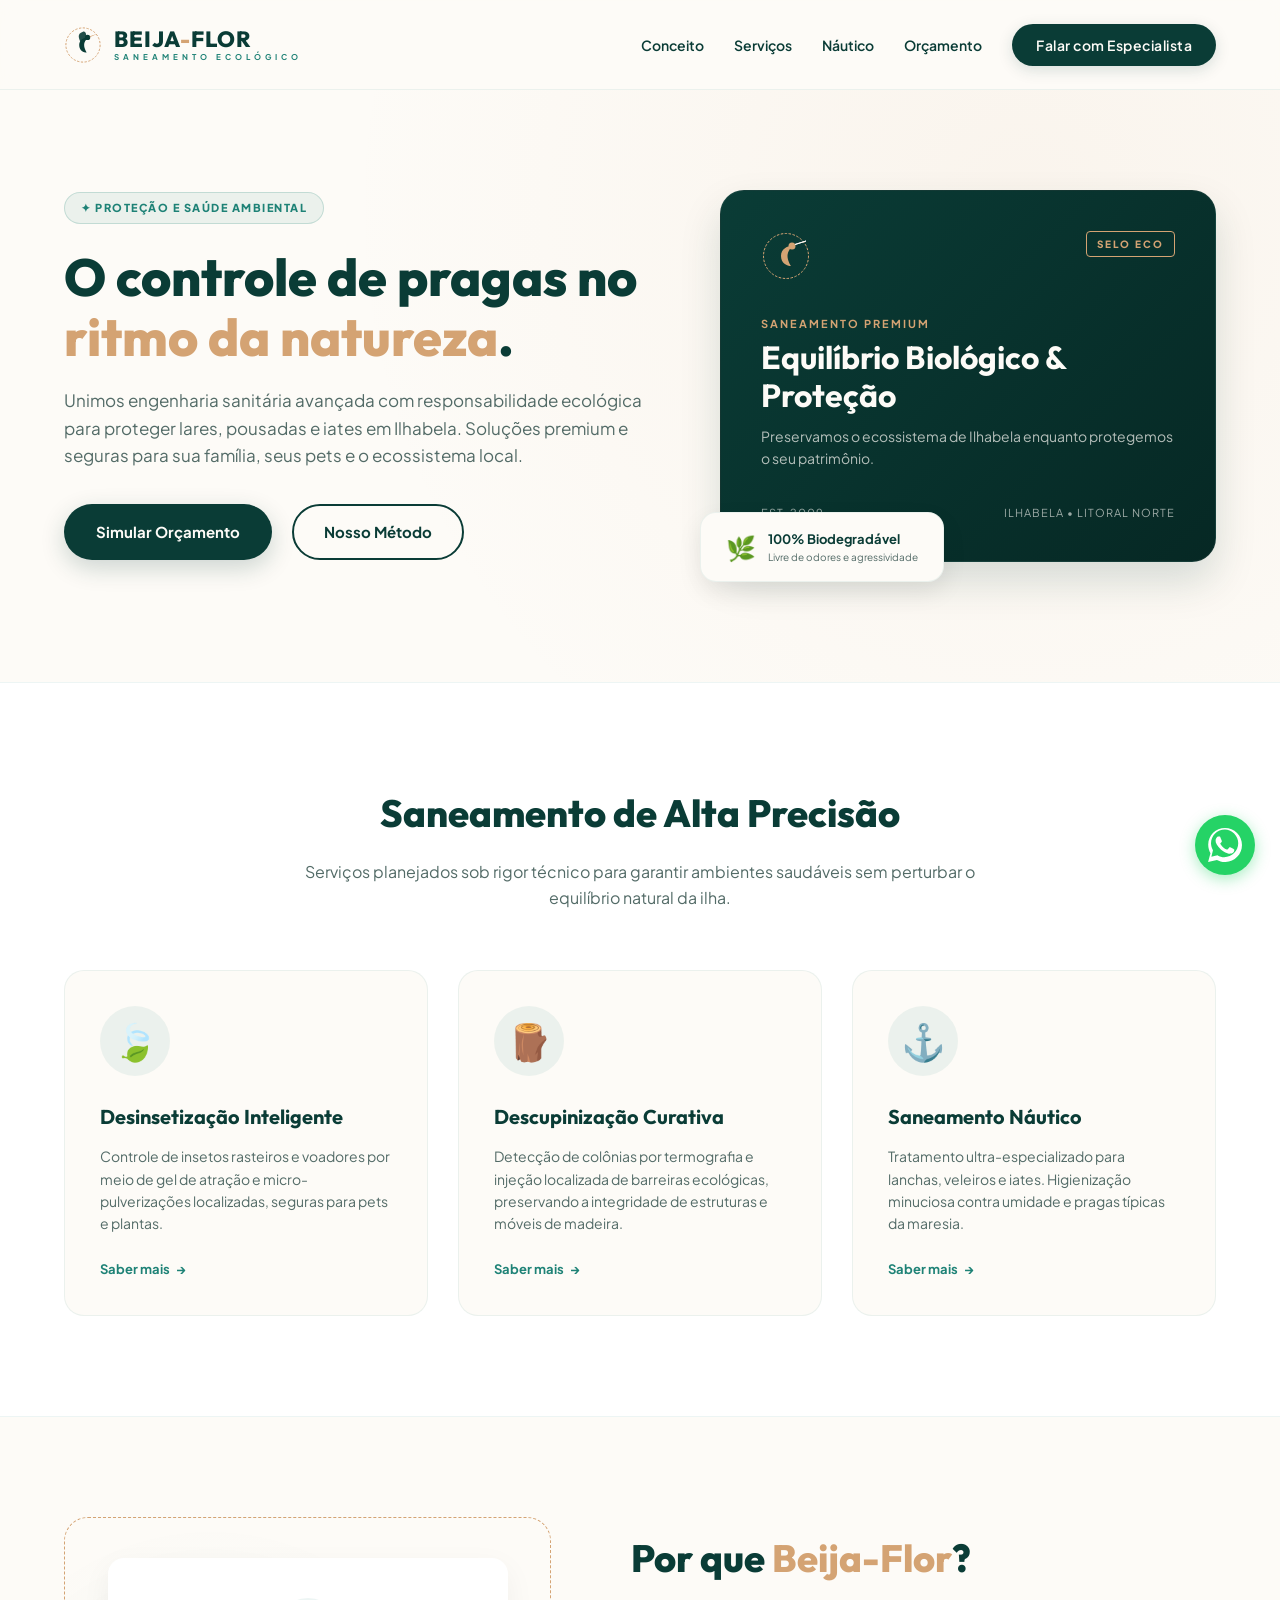
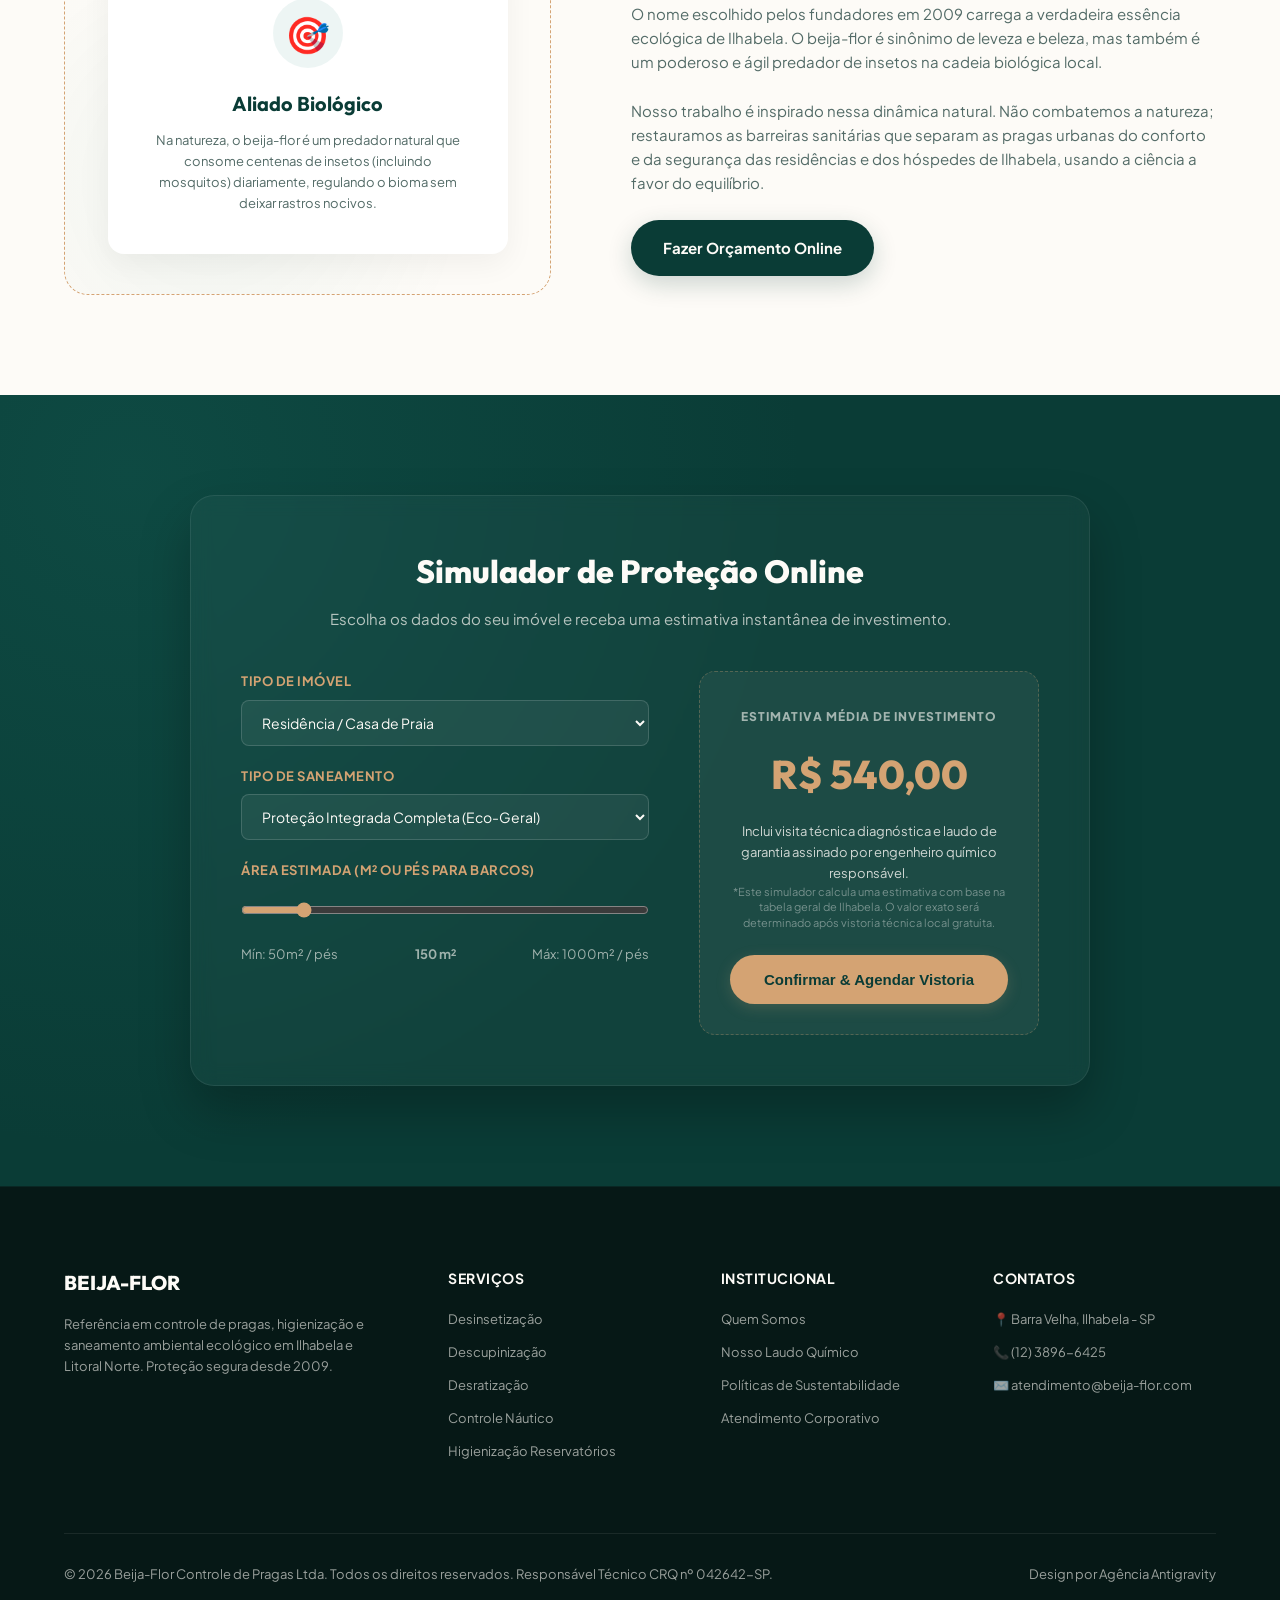
<file: components/website_preview.html>
<!DOCTYPE html>
<html lang="pt-BR">
<head>
  <meta charset="UTF-8">
  <meta name="viewport" content="width=device-width, initial-scale=1.0">
  <title>Beija-Flor Saneamento Ecológico | Ilhabela</title>
  
  <!-- Fonts -->
  <link rel="preconnect" href="https://fonts.googleapis.com">
  <link rel="preconnect" href="https://fonts.gstatic.com" crossorigin>
  <link href="https://fonts.googleapis.com/css2?family=Outfit:wght@400;600;700;800&family=Plus+Jakarta+Sans:wght@300;400;500;600;700&display=swap" rel="stylesheet">
  
  <style>
    /* Scope resetting */
    * {
      margin: 0;
      padding: 0;
      box-sizing: border-box;
    }
    
    :root {
      --primary: #0A3C36;
      --secondary: #D4A373;
      --accent: #1E8276;
      --cream: #FDFBF7;
      --terracotta: #E29578;
      
      --text: #1C2B29;
      --text-muted: #536B67;
      --card-bg: #FFFFFF;
      --card-border: rgba(30, 130, 118, 0.08);
      
      --font-title: 'Outfit', sans-serif;
      --font-body: 'Plus Jakarta Sans', sans-serif;
    }
    
    body {
      background-color: var(--cream);
      color: var(--text);
      font-family: var(--font-body);
      line-height: 1.6;
      overflow-x: hidden;
    }
    
    /* Navigation Bar */
    .navbar {
      height: 90px;
      display: flex;
      justify-content: space-between;
      align-items: center;
      padding: 0 5%;
      background-color: rgba(253, 251, 247, 0.9);
      backdrop-filter: blur(10px);
      position: sticky;
      top: 0;
      z-index: 1000;
      border-bottom: 1px solid var(--card-border);
    }
    
    .nav-logo {
      display: flex;
      align-items: center;
      gap: 12px;
      text-decoration: none;
    }
    
    .nav-logo-text {
      font-family: var(--font-title);
      font-weight: 800;
      font-size: 22px;
      letter-spacing: 1px;
      color: var(--primary);
      line-height: 1;
    }
    
    .nav-logo-text span {
      color: var(--secondary);
    }
    
    .nav-logo-text p {
      font-family: var(--font-body);
      font-size: 8px;
      font-weight: 700;
      letter-spacing: 4px;
      color: var(--accent);
      margin-top: 3px;
    }
    
    .nav-links {
      display: flex;
      align-items: center;
      gap: 30px;
      list-style: none;
    }
    
    .nav-links a {
      text-decoration: none;
      color: var(--primary);
      font-size: 14px;
      font-weight: 600;
      transition: color 0.3s;
    }
    
    .nav-links a:hover {
      color: var(--accent);
    }
    
    .btn-contact {
      background-color: var(--primary);
      color: var(--cream) !important;
      padding: 12px 24px;
      border-radius: 30px;
      font-size: 13px;
      font-weight: 700;
      letter-spacing: 0.5px;
      transition: all 0.3s;
      box-shadow: 0 4px 15px rgba(10, 60, 54, 0.15);
    }
    
    .btn-contact:hover {
      background-color: var(--accent);
      box-shadow: 0 4px 15px rgba(30, 130, 118, 0.3);
      transform: translateY(-2px);
    }
    
    /* Hero Section */
    .hero {
      padding: 100px 5% 120px 5%;
      display: grid;
      grid-template-columns: 1.2fr 1fr;
      align-items: center;
      gap: 60px;
      background: radial-gradient(circle at 80% 20%, rgba(212, 163, 115, 0.08) 0%, transparent 60%);
    }
    
    .hero-content {
      max-width: 650px;
    }
    
    .badge-eco {
      background-color: rgba(30, 130, 118, 0.08);
      color: var(--accent);
      border: 1px solid rgba(30, 130, 118, 0.2);
      font-size: 11px;
      font-weight: 800;
      letter-spacing: 1.5px;
      text-transform: uppercase;
      padding: 6px 16px;
      border-radius: 30px;
      display: inline-block;
      margin-bottom: 24px;
    }
    
    .hero h1 {
      font-family: var(--font-title);
      font-size: 52px;
      font-weight: 800;
      color: var(--primary);
      line-height: 1.15;
      margin-bottom: 20px;
    }
    
    .hero h1 span {
      color: var(--secondary);
    }
    
    .hero p {
      font-size: 17px;
      color: var(--text-muted);
      margin-bottom: 35px;
    }
    
    .hero-actions {
      display: flex;
      gap: 20px;
    }
    
    .btn-action-primary {
      background-color: var(--primary);
      color: var(--cream);
      padding: 16px 32px;
      border-radius: 30px;
      font-weight: 700;
      font-size: 15px;
      text-decoration: none;
      box-shadow: 0 8px 25px rgba(10, 60, 54, 0.2);
      transition: all 0.3s;
    }
    
    .btn-action-primary:hover {
      background-color: var(--accent);
      transform: translateY(-3px);
      box-shadow: 0 8px 25px rgba(30, 130, 118, 0.35);
    }
    
    .btn-action-secondary {
      background-color: transparent;
      color: var(--primary);
      border: 2px solid var(--primary);
      padding: 14px 30px;
      border-radius: 30px;
      font-weight: 700;
      font-size: 15px;
      text-decoration: none;
      transition: all 0.3s;
    }
    
    .btn-action-secondary:hover {
      background-color: var(--primary);
      color: var(--cream);
      transform: translateY(-3px);
    }
    
    /* Hero Image Graphic Mockup */
    .hero-image-container {
      position: relative;
    }
    
    .hero-main-card {
      background: linear-gradient(135deg, var(--primary) 0%, #062824 100%);
      border-radius: 24px;
      padding: 40px;
      color: var(--cream);
      box-shadow: 0 20px 40px rgba(10, 60, 54, 0.15);
      position: relative;
      overflow: hidden;
      aspect-ratio: 4/3;
      display: flex;
      flex-direction: column;
      justify-content: space-between;
      border: 1px solid rgba(255,255,255,0.05);
    }
    
    .hero-card-header {
      display: flex;
      justify-content: space-between;
      align-items: flex-start;
    }
    
    .hero-card-logo {
      width: 50px;
      height: 50px;
    }
    
    .hero-card-stamp {
      font-size: 10px;
      font-weight: 800;
      letter-spacing: 2px;
      color: var(--secondary);
      border: 1px solid var(--secondary);
      padding: 4px 10px;
      border-radius: 4px;
      text-transform: uppercase;
    }
    
    .hero-card-middle h3 {
      font-family: var(--font-title);
      font-size: 32px;
      font-weight: 700;
      line-height: 1.2;
      margin-bottom: 10px;
    }
    
    .hero-card-middle p {
      font-size: 14px;
      color: rgba(253, 251, 247, 0.7);
      margin-bottom: 0;
    }
    
    .hero-card-footer {
      display: flex;
      justify-content: space-between;
      font-size: 11px;
      letter-spacing: 1px;
      text-transform: uppercase;
      opacity: 0.6;
    }
    
    /* Floating Decorative Hummingbird */
    .floating-eco-badge {
      position: absolute;
      bottom: -20px;
      left: -20px;
      background-color: var(--cream);
      border: 1px solid var(--card-border);
      border-radius: 16px;
      padding: 15px 25px;
      display: flex;
      align-items: center;
      gap: 12px;
      box-shadow: 0 10px 25px rgba(0,0,0,0.08);
      z-index: 10;
    }
    
    .badge-icon {
      font-size: 24px;
    }
    
    .badge-info h5 {
      font-size: 13px;
      font-weight: 700;
      color: var(--primary);
    }
    
    .badge-info p {
      font-size: 10px;
      color: var(--text-muted);
      margin-bottom: 0;
    }
    
    /* Services Section */
    .services-section {
      padding: 100px 5%;
      background-color: #FFFFFF;
      border-top: 1px solid var(--card-border);
      border-bottom: 1px solid var(--card-border);
    }
    
    .section-header {
      text-align: center;
      max-width: 700px;
      margin: 0 auto 60px auto;
    }
    
    .section-header h2 {
      font-family: var(--font-title);
      font-size: 38px;
      font-weight: 800;
      color: var(--primary);
      margin-bottom: 15px;
    }
    
    .section-header p {
      color: var(--text-muted);
      font-size: 16px;
    }
    
    .services-grid {
      display: grid;
      grid-template-columns: repeat(auto-fit, minmax(280px, 1fr));
      gap: 30px;
    }
    
    .service-card {
      background-color: var(--cream);
      border: 1px solid var(--card-border);
      border-radius: 20px;
      padding: 35px;
      transition: all 0.3s cubic-bezier(0.16, 1, 0.3, 1);
      cursor: pointer;
    }
    
    .service-card:hover {
      transform: translateY(-8px);
      border-color: var(--secondary);
      box-shadow: 0 15px 30px rgba(10, 60, 54, 0.06);
      background-color: #FFFFFF;
    }
    
    .service-icon {
      font-size: 36px;
      margin-bottom: 25px;
      width: 70px;
      height: 70px;
      background-color: rgba(30, 130, 118, 0.08);
      border-radius: 50%;
      display: flex;
      align-items: center;
      justify-content: center;
      color: var(--accent);
    }
    
    .service-card h3 {
      font-family: var(--font-title);
      font-size: 20px;
      font-weight: 700;
      color: var(--primary);
      margin-bottom: 12px;
    }
    
    .service-card p {
      font-size: 14px;
      color: var(--text-muted);
      margin-bottom: 20px;
    }
    
    .service-link {
      font-size: 13px;
      font-weight: 700;
      color: var(--accent);
      text-decoration: none;
      display: inline-flex;
      align-items: center;
      gap: 6px;
    }
    
    .service-link::after {
      content: '→';
      transition: transform 0.2s;
    }
    
    .service-card:hover .service-link::after {
      transform: translateX(4px);
    }
    
    /* Concept Story Section (Por que Beija-Flor?) */
    .story-section {
      padding: 100px 5%;
      display: grid;
      grid-template-columns: 1fr 1.2fr;
      align-items: center;
      gap: 80px;
    }
    
    .story-graphics {
      background: radial-gradient(circle at 30% 70%, rgba(30, 130, 118, 0.06) 0%, transparent 60%);
      padding: 40px;
      border-radius: 24px;
      border: 1px dashed var(--secondary);
      display: flex;
      justify-content: center;
      align-items: center;
    }
    
    .story-graphic-content {
      text-align: center;
      padding: 40px;
      background-color: #FFFFFF;
      border-radius: 16px;
      box-shadow: 0 10px 30px rgba(0,0,0,0.05);
      max-width: 400px;
    }
    
    .story-graphic-content h4 {
      font-family: var(--font-title);
      font-size: 20px;
      color: var(--primary);
      margin-bottom: 10px;
    }
    
    .story-graphic-content p {
      font-size: 13px;
      color: var(--text-muted);
    }
    
    .story-content h2 {
      font-family: var(--font-title);
      font-size: 38px;
      font-weight: 800;
      color: var(--primary);
      margin-bottom: 20px;
      line-height: 1.2;
    }
    
    .story-content h2 span {
      color: var(--secondary);
    }
    
    .story-content p {
      font-size: 15px;
      color: var(--text-muted);
      margin-bottom: 25px;
    }
    
    /* Interactive Estimator Form */
    .estimator-section {
      padding: 100px 5%;
      background-color: var(--primary);
      color: var(--cream);
      background-image: radial-gradient(circle at 10% 10%, rgba(30,130,118,0.2) 0%, transparent 50%);
    }
    
    .estimator-container {
      max-width: 900px;
      margin: 0 auto;
      background-color: rgba(255,255,255,0.03);
      border: 1px solid rgba(255,255,255,0.08);
      backdrop-filter: blur(10px);
      border-radius: 24px;
      padding: 50px;
      box-shadow: 0 25px 50px rgba(0,0,0,0.25);
    }
    
    .estimator-header {
      text-align: center;
      margin-bottom: 40px;
    }
    
    .estimator-header h2 {
      font-family: var(--font-title);
      font-size: 32px;
      font-weight: 800;
      margin-bottom: 10px;
      color: var(--cream);
    }
    
    .estimator-header p {
      color: rgba(253, 251, 247, 0.7);
      font-size: 15px;
    }
    
    .estimator-grid {
      display: grid;
      grid-template-columns: 1.2fr 1fr;
      gap: 50px;
    }
    
    .form-group {
      margin-bottom: 20px;
    }
    
    .form-group label {
      display: block;
      font-size: 13px;
      font-weight: 700;
      letter-spacing: 0.5px;
      margin-bottom: 8px;
      color: var(--secondary);
      text-transform: uppercase;
    }
    
    .form-select, .form-range {
      width: 100%;
      background-color: rgba(255,255,255,0.06);
      border: 1px solid rgba(255,255,255,0.15);
      border-radius: 8px;
      padding: 12px 16px;
      color: var(--cream);
      outline: none;
      font-family: var(--font-body);
      font-size: 14px;
      transition: all 0.3s;
    }
    
    .form-select:focus {
      border-color: var(--secondary);
      background-color: rgba(255,255,255,0.1);
    }
    
    .range-value-label {
      display: flex;
      justify-content: space-between;
      font-size: 13px;
      color: rgba(253, 251, 247, 0.6);
      margin-top: 6px;
    }
    
    /* Result card */
    .result-card {
      background-color: rgba(253, 251, 247, 0.05);
      border: 1px dashed rgba(212, 163, 115, 0.3);
      border-radius: 16px;
      padding: 30px;
      display: flex;
      flex-direction: column;
      justify-content: space-between;
      text-align: center;
    }
    
    .result-price-label {
      font-size: 12px;
      font-weight: 800;
      text-transform: uppercase;
      letter-spacing: 1px;
      color: rgba(253, 251, 247, 0.6);
    }
    
    .result-price-value {
      font-family: var(--font-title);
      font-size: 40px;
      font-weight: 800;
      color: var(--secondary);
      margin: 15px 0;
    }
    
    .result-disclaimer {
      font-size: 11px;
      color: rgba(253, 251, 247, 0.4);
      line-height: 1.4;
      margin-bottom: 25px;
    }
    
    .btn-submit-budget {
      background-color: var(--secondary);
      color: var(--primary);
      border: none;
      padding: 16px;
      border-radius: 30px;
      font-weight: 800;
      font-size: 15px;
      cursor: pointer;
      transition: all 0.3s;
      width: 100%;
      box-shadow: 0 4px 15px rgba(212, 163, 115, 0.2);
    }
    
    .btn-submit-budget:hover {
      background-color: #E5B485;
      transform: translateY(-2px);
      box-shadow: 0 8px 25px rgba(212, 163, 115, 0.35);
    }
    
    /* Footer */
    .footer {
      background-color: #061816;
      color: rgba(253, 251, 247, 0.6);
      padding: 80px 5% 40px 5%;
      border-top: 1px solid rgba(30, 130, 118, 0.15);
      font-size: 13px;
    }
    
    .footer-grid {
      display: grid;
      grid-template-columns: 1.5fr repeat(3, 1fr);
      gap: 50px;
      margin-bottom: 60px;
    }
    
    .footer-brand h4 {
      font-family: var(--font-title);
      font-size: 20px;
      font-weight: 800;
      color: var(--cream);
      margin-bottom: 15px;
    }
    
    .footer-brand p {
      max-width: 320px;
      line-height: 1.6;
    }
    
    .footer-col h5 {
      color: var(--cream);
      font-size: 14px;
      font-weight: 700;
      margin-bottom: 20px;
      text-transform: uppercase;
      letter-spacing: 0.5px;
    }
    
    .footer-col ul {
      list-style: none;
    }
    
    .footer-col li {
      margin-bottom: 12px;
    }
    
    .footer-col a {
      color: rgba(253, 251, 247, 0.6);
      text-decoration: none;
      transition: color 0.2s;
    }
    
    .footer-col a:hover {
      color: var(--secondary);
    }
    
    .footer-bottom {
      border-top: 1px solid rgba(253, 251, 247, 0.08);
      padding-top: 30px;
      display: flex;
      justify-content: space-between;
      align-items: center;
      flex-wrap: wrap;
      gap: 20px;
    }
    
    /* WhatsApp Floating Button */
    .whatsapp-btn {
      position: fixed;
      bottom: 25px;
      right: 25px;
      background-color: #25D366;
      width: 60px;
      height: 60px;
      border-radius: 50%;
      display: flex;
      align-items: center;
      justify-content: center;
      box-shadow: 0 4px 15px rgba(37, 211, 102, 0.4);
      z-index: 9999;
      cursor: pointer;
      transition: transform 0.3s;
    }
    
    .whatsapp-btn:hover {
      transform: scale(1.1);
    }
    
    /* Responsive overrides inside iframe */
    @media (max-width: 850px) {
      .hero {
        grid-template-columns: 1fr;
        padding-top: 50px;
        padding-bottom: 60px;
      }
      .story-section {
        grid-template-columns: 1fr;
        gap: 40px;
      }
      .estimator-grid {
        grid-template-columns: 1fr;
        gap: 30px;
      }
      .footer-grid {
        grid-template-columns: 1fr 1fr;
      }
    }
    
    @media (max-width: 500px) {
      .navbar {
        padding: 0 15px;
      }
      .nav-links {
        display: none;
      }
      .footer-grid {
        grid-template-columns: 1fr;
      }
      .hero h1 {
        font-size: 36px;
      }
    }
  </style>
</head>
<body>
  
  <!-- Navigation Header -->
  <header class="navbar">
    <a href="#" class="nav-logo">
      <svg viewBox="0 0 100 100" width="38" height="38">
        <circle cx="50" cy="50" r="45" fill="none" stroke="#D4A373" stroke-width="2.5" stroke-dasharray="6 4" />
        <path d="M 40,50 C 40,65 52,70 60,70 C 60,70 53,60 53,50 C 53,40 62,30 62,30 C 52,30 40,36 40,50 Z" fill="#0A3C36" />
        <circle cx="62" cy="30" r="7" fill="#0A3C36" />
        <path d="M 68,27 L 90,20 C 90,20 78,25 68,30 Z" fill="#D4A373" />
        <path d="M 45,45 C 40,35 32,20 50,15 C 57,12 60,23 58,33 C 56,43 49,47 45,45 Z" fill="#0A3C36" opacity="0.9" />
      </svg>
      <div class="nav-logo-text">
        BEIJA<span>-</span>FLOR
        <p>SANEAMENTO ECOLÓGICO</p>
      </div>
    </a>
    <ul class="nav-links">
      <li><a href="#sobre">Conceito</a></li>
      <li><a href="#servicos">Serviços</a></li>
      <li><a href="#embarcacoes">Náutico</a></li>
      <li><a href="#simulador">Orçamento</a></li>
      <li><a href="#contato" class="btn-contact">Falar com Especialista</a></li>
    </ul>
  </header>
  
  <!-- HERO SECTION -->
  <section class="hero">
    <div class="hero-content">
      <span class="badge-eco">✦ Proteção e Saúde Ambiental</span>
      <h1>O controle de pragas no <span>ritmo da natureza</span>.</h1>
      <p>Unimos engenharia sanitária avançada com responsabilidade ecológica para proteger lares, pousadas e iates em Ilhabela. Soluções premium e seguras para sua família, seus pets e o ecossistema local.</p>
      <div class="hero-actions">
        <a href="#simulador" class="btn-action-primary">Simular Orçamento</a>
        <a href="#sobre" class="btn-action-secondary">Nosso Método</a>
      </div>
    </div>
    
    <div class="hero-image-container">
      <div class="hero-main-card">
        <div class="hero-card-header">
          <svg viewBox="0 0 100 100" class="hero-card-logo" fill="none">
            <circle cx="50" cy="50" r="45" stroke="#D4A373" stroke-width="2" stroke-dasharray="5 3"/>
            <path d="M 40,50 C 40,65 52,70 60,70 C 60,70 53,60 53,50 C 53,40 62,30 62,30 C 52,30 40,36 40,50 Z" fill="#D4A373"/>
            <circle cx="62" cy="30" r="7" fill="#D4A373"/>
            <path d="M 68,27 L 90,20 Z" stroke="#FDFBF7" stroke-width="2"/>
          </svg>
          <span class="hero-card-stamp">Selo Eco</span>
        </div>
        <div class="hero-card-middle">
          <p style="color: var(--secondary); font-size: 11px; font-weight: 700; letter-spacing: 2px; text-transform: uppercase; margin-bottom: 5px;">Saneamento Premium</p>
          <h3>Equilíbrio Biológico & Proteção</h3>
          <p>Preservamos o ecossistema de Ilhabela enquanto protegemos o seu patrimônio.</p>
        </div>
        <div class="hero-card-footer">
          <span>Est. 2009</span>
          <span>Ilhabela &bull; Litoral Norte</span>
        </div>
      </div>
      
      <div class="floating-eco-badge">
        <span class="badge-icon">🌿</span>
        <div class="badge-info">
          <h5>100% Biodegradável</h5>
          <p>Livre de odores e agressividade</p>
        </div>
      </div>
    </div>
  </section>
  
  <!-- CORE SERVICES SECTION -->
  <section class="services-section" id="servicos">
    <div class="section-header">
      <h2>Saneamento de Alta Precisão</h2>
      <p>Serviços planejados sob rigor técnico para garantir ambientes saudáveis sem perturbar o equilíbrio natural da ilha.</p>
    </div>
    
    <div class="services-grid">
      <!-- Desinsetização -->
      <div class="service-card">
        <div class="service-icon">🍃</div>
        <h3>Desinsetização Inteligente</h3>
        <p>Controle de insetos rasteiros e voadores por meio de gel de atração e micro-pulverizações localizadas, seguras para pets e plantas.</p>
        <a href="#contato" class="service-link">Saber mais</a>
      </div>
      
      <!-- Descupinização -->
      <div class="service-card">
        <div class="service-icon">🪵</div>
        <h3>Descupinização Curativa</h3>
        <p>Detecção de colônias por termografia e injeção localizada de barreiras ecológicas, preservando a integridade de estruturas e móveis de madeira.</p>
        <a href="#contato" class="service-link">Saber mais</a>
      </div>
      
      <!-- Controle Náutico -->
      <div class="service-card" id="embarcacoes">
        <div class="service-icon">⚓</div>
        <h3>Saneamento Náutico</h3>
        <p>Tratamento ultra-especializado para lanchas, veleiros e iates. Higienização minuciosa contra umidade e pragas típicas da maresia.</p>
        <a href="#contato" class="service-link">Saber mais</a>
      </div>
    </div>
  </section>
  
  <!-- STORY/CONCEPT SECTION -->
  <section class="story-section" id="sobre">
    <div class="story-graphics">
      <div class="story-graphic-content">
        <div class="service-icon" style="margin: 0 auto 20px auto;">🎯</div>
        <h4>Aliado Biológico</h4>
        <p>Na natureza, o beija-flor é um predador natural que consome centenas de insetos (incluindo mosquitos) diariamente, regulando o bioma sem deixar rastros nocivos.</p>
      </div>
    </div>
    
    <div class="story-content">
      <h2>Por que <span>Beija-Flor</span>?</h2>
      <p>O nome escolhido pelos fundadores em 2009 carrega a verdadeira essência ecológica de Ilhabela. O beija-flor é sinônimo de leveza e beleza, mas também é um poderoso e ágil predador de insetos na cadeia biológica local.</p>
      <p>Nosso trabalho é inspirado nessa dinâmica natural. Não combatemos a natureza; restauramos as barreiras sanitárias que separam as pragas urbanas do conforto e da segurança das residências e dos hóspedes de Ilhabela, usando a ciência a favor do equilíbrio.</p>
      <a href="#simulador" class="btn-action-primary" style="display: inline-block;">Fazer Orçamento Online</a>
    </div>
  </section>
  
  <!-- INTERACTIVE BUDGET ESTIMATOR -->
  <section class="estimator-section" id="simulador">
    <div class="estimator-container">
      <div class="estimator-header">
        <h2>Simulador de Proteção Online</h2>
        <p>Escolha os dados do seu imóvel e receba uma estimativa instantânea de investimento.</p>
      </div>
      
      <div class="estimator-grid">
        <!-- Form inputs -->
        <div class="estimator-form">
          <div class="form-group">
            <label for="property-type">Tipo de Imóvel</label>
            <select id="property-type" class="form-select">
              <option value="casa">Residência / Casa de Praia</option>
              <option value="hotel">Pousada / Hotel de Charme</option>
              <option value="barco">Embarcação (Náutico)</option>
            </select>
          </div>
          
          <div class="form-group">
            <label for="service-type">Tipo de Saneamento</label>
            <select id="service-type" class="form-select">
              <option value="completo">Proteção Integrada Completa (Eco-Geral)</option>
              <option value="inseto">Apenas Desinsetização Local</option>
              <option value="cupim">Tratamento de Cupins em Madeiras</option>
            </select>
          </div>
          
          <div class="form-group">
            <label for="property-size">Área Estimada (m² ou pés para barcos)</label>
            <input type="range" id="property-size" class="form-range" min="50" max="1000" step="50" value="150" style="accent-color: var(--secondary);">
            <div class="range-value-label">
              <span>Mín: 50m² / pés</span>
              <strong id="range-value-display">150 m²</strong>
              <span>Máx: 1000m² / pés</span>
            </div>
          </div>
        </div>
        
        <!-- Results display -->
        <div class="result-card">
          <div>
            <span class="result-price-label">Estimativa Média de Investimento</span>
            <div class="result-price-value" id="result-price">R$ 540,00</div>
            <p style="font-size: 13px; opacity: 0.8;">Inclui visita técnica diagnóstica e laudo de garantia assinado por engenheiro químico responsável.</p>
          </div>
          <div>
            <p class="result-disclaimer">*Este simulador calcula uma estimativa com base na tabela geral de Ilhabela. O valor exato será determinado após vistoria técnica local gratuita.</p>
            <button class="btn-submit-budget" id="btn-request-contact">Confirmar & Agendar Vistoria</button>
          </div>
        </div>
      </div>
    </div>
  </section>
  
  <!-- FOOTER -->
  <footer class="footer">
    <div class="footer-grid">
      <div class="footer-brand">
        <h4>BEIJA-FLOR</h4>
        <p>Referência em controle de pragas, higienização e saneamento ambiental ecológico em Ilhabela e Litoral Norte. Proteção segura desde 2009.</p>
      </div>
      <div class="footer-col">
        <h5>Serviços</h5>
        <ul>
          <li><a href="#">Desinsetização</a></li>
          <li><a href="#">Descupinização</a></li>
          <li><a href="#">Desratização</a></li>
          <li><a href="#">Controle Náutico</a></li>
          <li><a href="#">Higienização Reservatórios</a></li>
        </ul>
      </div>
      <div class="footer-col">
        <h5>Institucional</h5>
        <ul>
          <li><a href="#sobre">Quem Somos</a></li>
          <li><a href="#">Nosso Laudo Químico</a></li>
          <li><a href="#">Políticas de Sustentabilidade</a></li>
          <li><a href="#">Atendimento Corporativo</a></li>
        </ul>
      </div>
      <div class="footer-col">
        <h5>Contatos</h5>
        <ul>
          <li>📍 Barra Velha, Ilhabela - SP</li>
          <li>📞 (12) 3896-6425</li>
          <li>✉️ atendimento@beija-flor.com</li>
        </ul>
      </div>
    </div>
    
    <div class="footer-bottom">
      <p>&copy; 2026 Beija-Flor Controle de Pragas Ltda. Todos os direitos reservados. Responsável Técnico CRQ nº 042642-SP.</p>
      <p>Design por Agência Antigravity</p>
    </div>
  </footer>
  
  <!-- WhatsApp Floating Button -->
  <div class="whatsapp-btn" onclick="alert('Conectando ao WhatsApp do atendimento da Beija-Flor Ilhabela...')">
    <svg viewBox="0 0 24 24" width="34" height="34" fill="#FFF">
      <path d="M.057 24l1.687-6.163c-1.041-1.804-1.588-3.849-1.587-5.946C.06 5.348 5.397.01 12.008.01c3.202.001 6.212 1.246 8.477 3.514 2.266 2.268 3.507 5.28 3.505 8.484-.004 6.657-5.34 11.997-11.953 11.997-2.005-.001-3.973-.502-5.724-1.455L0 24zm6.59-4.846c1.6.95 3.188 1.449 4.825 1.451 5.436 0 9.86-4.37 9.864-9.799.002-2.63-1.023-5.101-2.885-6.97C16.528 2.03 14.05 1.002 11.993 1.002 6.561 1.002 2.137 5.372 2.133 10.8c-.001 1.73.476 3.41 1.381 4.885L2.38 20.283l4.267-1.129zM17.9 14.65c-.326-.162-1.927-.945-2.224-1.053-.297-.108-.513-.162-.73.162-.216.324-.838 1.053-1.027 1.269-.19.215-.38.243-.706.081-.326-.162-1.374-.503-2.617-1.604-.967-.859-1.62-1.92-1.81-2.244-.19-.324-.02-.499.143-.66.147-.147.327-.378.49-.567.163-.189.216-.324.325-.54.109-.216.054-.405-.028-.567-.08-.162-.73-1.75-.999-2.404-.263-.628-.53-.54-.73-.55-.189-.01-.406-.01-.622-.01-.216 0-.568.08-.866.405-.298.324-1.137 1.107-1.137 2.7 0 1.593 1.163 3.13 1.325 3.346.163.216 2.29 3.479 5.548 4.869.775.33 1.38.528 1.85.676.78.246 1.49.211 2.05.127.625-.094 1.927-.783 2.2-1.5.27-.715.27-1.327.19-1.458-.08-.132-.297-.213-.623-.375z"/>
    </svg>
  </div>

  <script>
    // Estimate Budget live calculation logic
    const propertyType = document.getElementById("property-type");
    const serviceType = document.getElementById("service-type");
    const propertySize = document.getElementById("property-size");
    const sizeDisplay = document.getElementById("range-value-display");
    const priceDisplay = document.getElementById("result-price");
    const requestContact = document.getElementById("btn-request-contact");
    
    function calculateSimulatedPrice() {
      const type = propertyType.value;
      const service = serviceType.value;
      const size = parseInt(propertySize.value);
      
      // Base factors
      let baseRate = 2.0; // Price per m2
      if (type === "hotel") {
        baseRate = 2.5; // Commercial hotel scaling
      } else if (type === "barco") {
        baseRate = 4.0; // Yacht/boat special marine equipment premium
      }
      
      let serviceFactor = 1.0;
      if (service === "completo") {
        serviceFactor = 1.8; // Full organic plan
      } else if (service === "cupim") {
        serviceFactor = 1.5; // Thermal termography & injection
      }
      
      // Calculate
      let finalPrice = size * baseRate * serviceFactor;
      
      // Apply minimum thresholds
      let minPrice = 350;
      if (type === "barco") minPrice = 600;
      if (type === "hotel") minPrice = 800;
      
      if (finalPrice < minPrice) finalPrice = minPrice;
      
      // Display formatting
      priceDisplay.textContent = `R$ ${finalPrice.toFixed(2).replace('.', ',')}`;
      
      // Size text updates based on category
      const unit = type === "barco" ? "Pés" : "m²";
      sizeDisplay.textContent = `${size} ${unit}`;

      // Send telemetry message to parent window (if in iframe)
      window.parent.postMessage({
        type: "budget_simulated",
        details: {
          type: type,
          service: service,
          size: `${size} ${unit}`,
          price: `R$ ${finalPrice.toFixed(2).replace('.', ',')}`
        }
      }, "*");
    }
    
    // Bind listeners
    propertyType.addEventListener("change", calculateSimulatedPrice);
    serviceType.addEventListener("change", calculateSimulatedPrice);
    propertySize.addEventListener("input", calculateSimulatedPrice);
    
    requestContact.addEventListener("click", () => {
      const type = propertyType.value;
      const service = serviceType.value;
      const size = propertySize.value;
      const price = priceDisplay.textContent;
      const unit = type === "barco" ? "Pés" : "m²";
      
      const whatsappText = `Olá Thiago! Usei o simulador no Brand Center da Beija-Flor. Configurações:\n- Imóvel: ${type.toUpperCase()}\n- Área: ${size} ${unit}\n- Saneamento: ${service.toUpperCase()}\n- Valor Estimado: ${price}\n\nQuero agendar a vistoria diagnóstica e nossa reunião.`;
      
      // Redirect parent page to WhatsApp
      window.parent.location.href = `https://wa.me/5511992364885?text=${encodeURIComponent(whatsappText)}`;
    });
    
    // Initial run
    calculateSimulatedPrice();
  </script>
</body>
</html>
</file>
